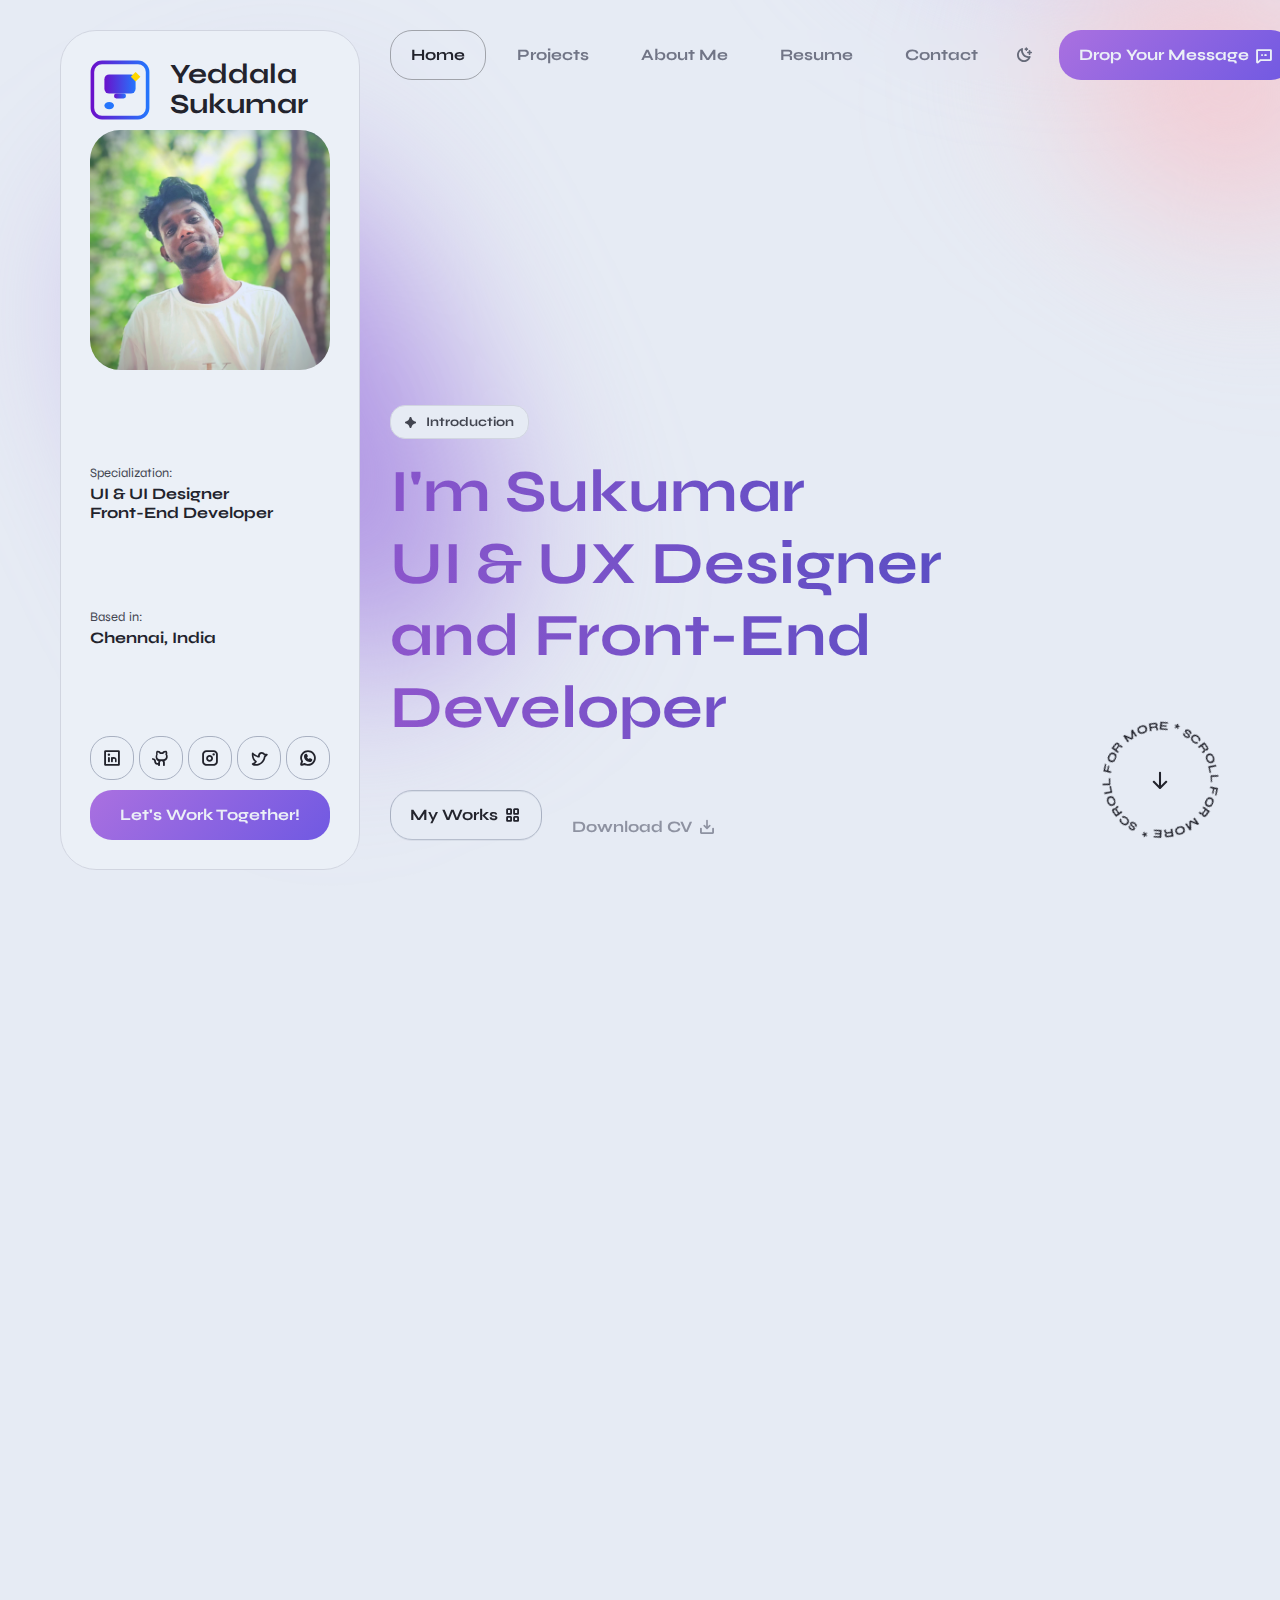
<file: index.html>
<!DOCTYPE html>
<html lang="en" dir="ltr">

  <head>
    <meta charset="UTF-8">

    <!-- Page Title -->
    <title>Sukumar Portfolio</title>


    <!-- Viewport Meta-->
    <meta http-equiv="X-UA-Compatible" content="IE=edge">
    <meta name="viewport" content="width=device-width, initial-scale=1, maximum-scale=1">

   

    <!-- Template Styles Start -->
    <link rel="stylesheet" href="css/loaders/loader.css">
    <link rel="stylesheet" type="text/css" href="css/plugins.css">
    <link rel="stylesheet" type="text/css" href="css/main.css">
    <!-- Template Styles End -->

    <!-- Custom Browser Color Start -->
    <meta name="theme-color" media="(prefers-color-scheme: light)" content="#dcdce7">
    <meta name="theme-color" media="(prefers-color-scheme: dark)" content="#111111">
    <meta name="msapplication-navbutton-color" content="#111111">
    <meta name="apple-mobile-web-app-capable" content="yes">
    <meta name="apple-mobile-web-app-status-bar-style" content="black-translucent">
    <!-- Custom Browser Color End -->
  </head>

  <body>

    <!-- Loader Start -->
    <div id="loader" class="loader">
      <div id="loaderContent" class="loader__content">
        <div class="loader__shadow"></div>
        <div class="loader__box"></div>
      </div>
    </div>
    <!-- Loader End -->

    <!-- Header Start -->
    <header id="header" class="header d-flex justify-content-between">

      <!-- Navigation Menu Start -->
      <div class="header__navigation">
        <nav id="menu" class="menu">
          <ul class="menu__list d-flex justify-content-start">
            <li class="menu__item">
              <a class="menu__link btn" href="#home">
                <span class="menu__caption">Home</span>
                <i class="ph-bold ph-house-simple"></i>
              </a>
            </li>
            <li class="menu__item">
              <a class="menu__link btn" href="#portfolio">
                <span class="menu__caption">Projects</span>
                <i class="ph-bold ph-squares-four"></i>
              </a>
            </li>
            <li class="menu__item">
              <a class="menu__link btn" href="#about">
                <span class="menu__caption">About Me</span>
                <i class="ph-bold ph-user"></i>
              </a>
            </li>
            <li class="menu__item">
              <a class="menu__link btn" href="#resume">
                <span class="menu__caption">Resume</span>
                <i class="ph-bold ph-article"></i>
              </a>
            </li>
            <li class="menu__item">
              <a class="menu__link btn" href="#contact">
                <span class="menu__caption">Contact</span>
                <i class="ph-bold ph-envelope"></i>
              </a>
            </li>
          </ul>
        </nav>
      </div>
      <!-- Navigation Menu End -->

      <!-- Header Controls Start -->
      <div class="header__controls d-flex justify-content-end">
        <button id="color-switcher" class="color-switcher header__switcher btn" type="button" role="switch" aria-label="light/dark mode" aria-checked="true"></button>
        <a id="notify-trigger" class="header__trigger btn" href="#" onclick="openGmail();">
            <span class="trigger__caption">Drop Your Message</span>
            <i class="ph-bold ph-chat-dots"></i>
        </a>
    </div>
    
    <script>
        function openGmail() {
            window.open("https://mail.google.com/mail/?view=cm&fs=1&to=yeddala.sukumar@gmail.com&su=Message from your site", "_blank");
        }
    </script>
    
      <!-- Header Controls End -->

    </header>
    <!-- Header End -->

    <!-- Gradient Background Start -->
    <div class="gradient-background">
      <div class="blur"></div>
      <div class="blur"></div>
      <div class="blur"></div>
    </div>
    <!-- Gradient Background End -->

    <!-- Avatar Side Block Start -->
    <div id="avatar" class="avatar">
      <div class="avatar__container d-flex flex-column justify-content-lg-between">
        <!-- image and logo -->
        <div class="avatar__block">
          <div class="avatar__logo d-flex align-items-center">
            <div class="logo__image">
              <!-- Your Logo Here!!! -->
              <!--<img src="img/logo.svg" alt="Braxton - Personal Portfolio & Resume HTML Template Logo">-->
              <svg xmlns="http://www.w3.org/2000/svg" width="50" height="50" viewBox="0 0 50 50">
                <defs>
                  <linearGradient id="elegantGradient" x1="0%" y1="0%" x2="100%" y2="0%">
                    <stop offset="0%" style="stop-color:#6A11CB; stop-opacity:1"/> <!-- Purple -->
                    <stop offset="100%" style="stop-color:#2575FC; stop-opacity:1"/> <!-- Blue -->
                  </linearGradient>
                </defs>
                
                <!-- Square Border -->
                <rect x="2" y="2" width="46" height="46" rx="8" ry="8" fill="none" stroke="url(#elegantGradient)" stroke-width="3"/>
                
                <!-- Monitor Screen -->
                <rect x="12" y="12" width="26" height="16" rx="4" ry="4" fill="url(#elegantGradient)"/>
                
                <!-- Monitor Stand -->
                <rect x="20" y="28" width="10" height="4" rx="2" ry="2" fill="url(#elegantGradient)"/>
                
                <!-- Pen Tool -->
                <path d="M34,14 L38,10 L42,14 L38,18 Z" fill="#FFD700"/> <!-- Gold color for the pen -->
                
                <!-- Mouse -->
                <ellipse cx="16" cy="38" rx="4" ry="3" fill="#2575FC"/>
              </svg>
              
                <style type="text/css">
                  .gradient-fill {
                    fill: url(#gradientFill);
                  }
                </style>
                <g>
                  <linearGradient id="gradientFill" gradientUnits="userSpaceOnUse" x1="9.9604" y1="75.0338" x2="75.0387" y2="9.9555">
                    <stop  offset="0" style="stop-color:var(--accent)"/>
                    <stop  offset="1" style="stop-color:var(--secondary)"/>
                  </linearGradient>
                  <path class="gradient-fill" d="M51,0H34C15.2,0,0,15.2,0,34v17c0,14.3,8.9,26.6,21.4,31.6c0,0,0,0,0,0l0,0C25.3,84.1,29.5,85,34,85h17
                    c6,0,11.7-1.6,16.6-4.3c0.1-0.1,0.2-0.1,0.3-0.2C78.1,74.6,85,63.6,85,51V34C85,15.2,69.8,0,51,0z M83,51c0,10.7-5.3,20.2-13.4,26
                    v-2.5v-3.9h3.9v-3.9h-3.9v-3.9h3.9v-3.9h-3.9H67v-3.9V51h-3.9v3.9v3.9h2.6v3.9v3.9v3.9h-3.9h-3.9v3.9h3.9h3.9v3.9v1
                    C61.3,81.7,56.3,83,51,83H34c-4.5,0-8.7-0.9-12.6-2.6v-2v-3.9h3.9h3.9v-3.9h-3.9h-3.9v-3.9v-3.9v-3.9H24v-3.9V51h-3.9v3.9v3.9h-2.6
                    h-3.9v3.9h3.9v3.9h-3.9v3.9h3.9v3.9v3.9C8.2,72.8,2,62.6,2,51V34C2,16.4,16.4,2,34,2h17c17.6,0,32,14.4,32,32V51z M50.1,54.9H54
                    v3.9v3.9h-3.9v-3.9V54.9z M33.1,54.9H37v3.9v3.9h-3.9v-3.9V54.9z M27.9,51H24v-3.9v-3.9v-3.9h3.9v3.9v3.9V51z M31.8,39.3h-3.9v-3.9
                    h3.9V39.3z M31.8,43.2v-3.9h3.9v3.9H31.8z M63.1,47.1V51h-3.9v-3.9v-3.9v-3.9h3.9v3.9V47.1z M35.7,47.1v-3.9h3.9h3.9h3.9h3.9v3.9
                    h-3.9h-3.9h-3.9H35.7z M59.2,39.3h-3.9v-3.9h3.9V39.3z M55.3,43.2h-3.9v-3.9h3.9V43.2z"/>
                </g>
              </svg>
            </div>
            <div class="logo__caption">
              <p>Yeddala<br>Sukumar</p>
            </div>
          </div>
          <div class="avatar__image">
            <img src="img/avatars/profile.jpeg" alt="Braxton - Personal Portfolio & Resume HTML Template Avatar">
          </div>
        </div>
        <!-- data caption #1 -->
        <div class="avatar__block">
          <h6>
            <small class="top">Specialization:</small>
            UI & UI Designer<br>Front-End Developer
          </h6>
        </div>
        <!-- data caption #2 -->
        <div class="avatar__block">
          <h6>
            <small class="top">Based in:</small>
            Chennai, India
          </h6>
        </div>
        <!-- socials and CTA button -->
        <div class="avatar__block">
          <div class="avatar__socials">
            <ul class="socials-square d-flex justify-content-between">
              <li class="socials-square__item">
                <a class="socials-square__link btn" href="https://www.linkedin.com/in/yeddala-sukumar-52958b1ba/" target="_blank"><i class="ph-bold ph-linkedin-logo"></i></a>
              </li>
              <li class="socials-square__item">
                <a class="socials-square__link btn" href="https://github.com/yeddala-sukumar" target="_blank"><i class="ph-bold ph-github-logo"></i></a>
              </li>
              <li class="socials-square__item">
                <a class="socials-square__link btn" href="https://www.instagram.com/sukumaaaaar/" target="_blank"><i class="ph-bold ph-instagram-logo"></i></a>
              </li>
              <li class="socials-square__item">
                <a class="socials-square__link btn" href="https://x.com/sukumaaaaar" target="_blank"><i class="ph-bold ph-twitter-logo"></i></a>
              </li>
              <li class="socials-square__item">
                <a class="socials-square__link btn" href="https://wa.me/+918317647239" target="_blank"><i class="ph-bold ph-whatsapp-logo"></i>
                </a>
              </li>
            </ul>
          </div>
          <div class="avatar__btnholder">
            <a class="btn btn-default btn-fullwidth btn-hover btn-hover-accent" href="#contact" target="_blank">
              <span class="btn-caption">Let's Work Together!</span>
            </a>
          </div>
        </div>
      </div>
    </div>
    <!-- Avatar Side Block End -->

    <!-- Page Content Start -->
    <div id="content" class="content">
      <div class="content__wrapper">

        <!-- Intro Section Start -->
        <section id="home" class="main intro">

          <!-- Headline Start -->
          <div id="headline" class="headline d-flex align-items-start flex-column" data-speed="1">
            <p class="headline__subtitle animate-headline">
              <svg xmlns="http://www.w3.org/2000/svg" x="0px" y="0px" width="13px" height="13px" viewBox="0 0 13 13" fill="currentColor">
                <path fill="currentColor" d="M5.6,12.6c-0.5-0.8-0.7-2.4-1.7-3.5c-1-1-2.7-1.2-3.5-1.7C-0.1,7-0.1,6,0.4,5.6c0.8-0.5,2.3-0.6,3.5-1.8
                  C5,2.8,5.1,1.2,5.6,0.4C6-0.1,7-0.1,7.4,0.4c0.5,0.8,0.7,2.4,1.8,3.5c1.2,1.2,2.6,1.2,3.5,1.7c0.6,0.4,0.6,1.4,0,1.7
                  C11.8,7.9,10.2,8,9.1,9.1c-1,1-1.2,2.7-1.7,3.5C7,13.1,6,13.1,5.6,12.6z"/>
              </svg>
              <span>Introduction </span>
            </p>
            <h1 class="headline__title animate-headline">I'm  Sukumar<br>UI & UX Designer and Front-End Developer</h1>
            <div class="headline__btnholder d-flex flex-column flex-sm-row">
              <a class="btn mobile-vertical btn-default btn-hover btn-hover-accent-mobile animate-headline" href="#portfolio">
                <span class="btn-caption">My Works</span>
                <i class="ph-bold ph-squares-four"></i>
              </a>
              <a class="btn mobile-vertical btn-default btn-hover btn-hover-outline-mobile animate-headline" href="img/works/Security analyst.pdf">
                <span class="btn-caption">Download CV</span>
                <i class="ph-bold ph-download-simple"></i>
              </a>
            </div>
          </div>
          <!-- Headline End -->

          <!-- Scroll Button Start -->
          <div class="rotating-btn">
            <a href="#portfolio" class="rotating-btn__link slide-down">
              <!-- SVG rotating text -->
              <svg version="1.1" xmlns="http://www.w3.org/2000/svg" xmlns:xlink="http://www.w3.org/1999/xlink" x="0px" y="0px"
                viewBox="0 0 120 120" style="enable-background:new 0 0 120 120;" xml:space="preserve" 
                class="animate-rotation" data-value="360">
                <defs>
                  <path id="textPath" d="M110,59.5c0,27.6-22.4,50-50,50s-50-22.4-50-50s22.4-50,50-50S110,31.9,110,59.5z"/>
                </defs>
                <g>
                  <use xlink:href="#textPath" fill="none"></use>
                  <text>
                    <!-- button text here!!! -->
                    <textPath xlink:href="#textPath">Scroll for More * Scroll for More * </textPath>
                  </text>
                </g>
              </svg>
              <!-- arrow icon -->
              <i class="ph-bold ph-arrow-down"></i>
            </a>
          </div>
          <!-- Scroll Button End -->

        </section>
        <!-- Intro Section End -->

        <!-- Portfolio Section Start -->
        <section id="portfolio" class="inner inner-first portfolio">

          <!-- Content Block - H2 Section Title Start -->
          <div class="content__block section-grid-title">
            <p class="h2__subtitle animate-in-up">
              <svg xmlns="http://www.w3.org/2000/svg" x="0px" y="0px" width="13px" height="13px" viewBox="0 0 13 13" fill="currentColor">
                <path fill="currentColor" d="M5.6,12.6c-0.5-0.8-0.7-2.4-1.7-3.5c-1-1-2.7-1.2-3.5-1.7C-0.1,7-0.1,6,0.4,5.6c0.8-0.5,2.3-0.6,3.5-1.8
                  C5,2.8,5.1,1.2,5.6,0.4C6-0.1,7-0.1,7.4,0.4c0.5,0.8,0.7,2.4,1.8,3.5c1.2,1.2,2.6,1.2,3.5,1.7c0.6,0.4,0.6,1.4,0,1.7
                  C11.8,7.9,10.2,8,9.1,9.1c-1,1-1.2,2.7-1.7,3.5C7,13.1,6,13.1,5.6,12.6z"/>
              </svg>
              <span>Projects</span>
            </p>
            <h2 class="h2__title animate-in-up">Check out my featured projects</h2>
          </div>
          <!-- Content Block - H2 Section Title End -->

          <!-- Content Block - Works Gallery Start -->
          <div class="content__block grid-block">
            <div class="container-fluid px-0 inner__gallery">
              <div class="row gx-0 my-gallery" itemscope itemtype="http://schema.org/ImageGallery">
    
                <!-- Works Gallery Single Item Start -->
                <figure class="col-12 col-md-6 gallery__item grid-item animate-card-2" itemprop="associatedMedia" itemscope itemtype="http://schema.org/ImageObject">
                  <a href="img/works/1.jpeg" data-image="img/works/1.jpeg" class="gallery__link" itemprop="contentUrl" data-size="1400x1400">
                    <img src="img/works/1.jpeg" class="gallery__image" itemprop="thumbnail" alt="Image description">
                  </a>
                  <figcaption class="gallery__descr" itemprop="caption description">
                    <h5>GRW-us Web Application</h5>
                    <div class="card__tags d-flex flex-wrap">
                      <span class="rounded-tag opposite">HTML</span>
                      <span class="rounded-tag opposite">CSS</span>
                      <span class="rounded-tag opposite">JavaScript</span>
                      <span class="rounded-tag opposite">Bootstrap</span>
                    </div>
                    <p class="small">This is a Fashion and Grooming Web application for both mens and womens. <br><a href="https://grw-us.infinityfreeapp.com/?i=1">Check Out</a><br><a href="https://github.com/yeddala-sukumar/GRW-us-project">Source</a>
                    </p>
                  </figcaption>
                </figure>
                <!-- Works Gallery Single Item End -->
    
                <!-- Works Gallery Single Item Start -->
                <figure class="col-12 col-md-6 gallery__item grid-item animate-card-2" itemprop="associatedMedia" itemscope itemtype="http://schema.org/ImageObject">
                  <a href="img/works/app design.png" data-image="https://img.freepik.com/free-photo/marketing-creative-collage-with-phone_23-2149379900.jpg?t=st=1742485123~exp=1742488723~hmac=5ace71f0199d497cbbf7d152fe388cb0de998c0e45895b0632d3eb9b2a9845c8&w=826" class="gallery__link" itemprop="contentUrl" data-size="1400x1400">
                    <img src="img/works/800_w02-thumb.webp" class="gallery__image" itemprop="thumbnail" alt="Image description">
                  </a>
                  <figcaption class="gallery__descr opposite" itemprop="caption description">
                    <h5 class="opposite">Simple Mobile App Design</h5>
                    <div class="card__tags d-flex flex-wrap">
                      <span class="rounded-tag">UI Design</span>
                      <span class="rounded-tag">Penpot</span>
                    </div>
                    <p class="small">I had been Developed a small 32 pages of mobile application design using Penpot.<br><a href="https://design.penpot.app/#/view/f329de2c-67b1-801b-8005-b75376239dc8?page-id=43a47cf1-669c-80f7-8004-18ac2dc5a21a&section=interactions&index=0&share-id=f329de2c-67b1-801b-8005-bad7e97ddf96">Check Out</a>
                    </p>
                  </figcaption>
                </figure>
                <!-- Works Gallery Single Item End -->
    
                <!-- Works Gallery Single Item Start -->
                <figure class="col-12 col-md-6 gallery__item grid-item animate-card-2" itemprop="associatedMedia" itemscope itemtype="http://schema.org/ImageObject">
                  <a href="img/works/web design.webp" data-image="https://img.freepik.com/free-photo/web-design-website-coding-concept_53876-64988.jpg?t=st=1742485360~exp=1742488960~hmac=1bf9b2872402f282634ef7df4fa2ce9edcb1bec89b9a2388256878510b146498&w=826" class="gallery__link" itemprop="contentUrl" data-size="1400x1400">
                    <img src="img/works/2.webp" class="gallery__image" itemprop="thumbnail" alt="Image description">
                  </a>
                  <figcaption class="gallery__descr opposite" itemprop="caption description">
                    <h5 class="opposite">A gym Website Design</h5>
                    <div class="card__tags d-flex flex-wrap">
                      <span class="rounded-tag">UI Web Design</span>
                      <span class="rounded-tag">Figma</span>
                    </div>
                    <p class="small">I Designed a Web design for my gym client <br><a href="https://www.figma.com/proto/dTHDgGZVb04LKi7B7qGhDp/Gym-1?node-id=9-38&p=f&t=KCY23plDYK3yMP9G-1&scaling=min-zoom&content-scaling=fixed&page-id=0%3A1">Source</a>
                    </p>
                  </figcaption>
                </figure>
                <!-- Works Gallery Single Item End -->
    
                <!-- Works Gallery Single Item Start -->
                <figure class="col-12 col-md-6 gallery__item grid-item animate-card-2" itemprop="associatedMedia" itemscope itemtype="http://schema.org/ImageObject">
                  <a href="https://cdn.logojoy.com/wp-content/uploads/20240105143459/web-design-trends-header-2024.jpg" data-image="https://cdn.logojoy.com/wp-content/uploads/20240105143459/web-design-trends-header-2024.jpg" class="gallery__link" itemprop="contentUrl" data-size="1400x1400">
                    <img src="img/works/3.webp" class="gallery__image" itemprop="thumbnail" alt="Image description">
                  </a>
                  <figcaption class="gallery__descr " itemprop="caption description">
                    <h5>Wait for more Designs i'll Update soon</h5>
                    <div class="card__tags d-flex flex-wrap">
                      <span class="rounded-tag opposite">figma</span>
                      <span class="rounded-tag opposite">Penpot</span>
                    </div>
                    <p class="small">I'm working on some Designs and it will be updated soon.<br>
                    </p>
                  </figcaption>
                </figure>
                <!-- Works Gallery Single Item End -->
    
              </div>
            </div>
          </div>
          <!-- Content Block - Works Gallery End -->

        </section>
        <!-- Portfolio Section End -->

        <!-- About Section Start -->
        <section id="about" class="inner about">

          <!-- Content Block - H2 Section Title Start -->
          <div class="content__block section-grid-title">
            <p class="h2__subtitle animate-in-up">
              <svg xmlns="http://www.w3.org/2000/svg" x="0px" y="0px" width="13px" height="13px" viewBox="0 0 13 13" fill="currentColor">
                <path fill="currentColor" d="M5.6,12.6c-0.5-0.8-0.7-2.4-1.7-3.5c-1-1-2.7-1.2-3.5-1.7C-0.1,7-0.1,6,0.4,5.6c0.8-0.5,2.3-0.6,3.5-1.8
                  C5,2.8,5.1,1.2,5.6,0.4C6-0.1,7-0.1,7.4,0.4c0.5,0.8,0.7,2.4,1.8,3.5c1.2,1.2,2.6,1.2,3.5,1.7c0.6,0.4,0.6,1.4,0,1.7
                  C11.8,7.9,10.2,8,9.1,9.1c-1,1-1.2,2.7-1.7,3.5C7,13.1,6,13.1,5.6,12.6z"/>
              </svg>
              <span>About Me</span>
            </p>
            <h2 class="h2__title animate-in-up">"Problem Solving With Simple Design"</h2>
          </div>
          <!-- Content Block - H2 Section Title End -->

          <!-- Content Block - Achievements Start -->
          <div class="content__block grid-block">
            <div class="achievements d-flex flex-column flex-md-row align-items-md-stretch">
              <!-- achievements single item -->
            </div>
          </div>
          <!-- Content Block - Achievements End -->

          <!-- Content Block - About Me Data Start -->
          <div class="content__block grid-block block-large">
            <div class="container-fluid p-0">
              <div class="row g-0 justify-content-between">
                
                <!-- About Me Description Start -->
                <div class="col-12 col-xl-8 grid-item about-descr">
                  <p class="about-descr__text animate-in-up">
                    I'm a UI/UX Designer, Front-End Developer, and Security Analyst, blending creativity, technical expertise, and cybersecurity knowledge to craft high-quality digital experiences. My skills in UI/UX design enable me to create visually appealing, user-friendly interfaces that enhance engagement and accessibility. As a front-end developer, I specialize in building responsive and interactive web applications using modern technologies like HTML, CSS, JavaScript, and frameworks to ensure seamless performance across devices. Additionally, i'm proficiency in security analysis allows me to assess vulnerabilities, implement secure coding practices, and conduct penetration testing to safeguard applications from potential cyber threats.                  </p>
                  <p class="about-descr__text animate-in-up">
                    With a strong foundation in both design and development, I bring a unique perspective to web solutions, balancing aesthetics, functionality, and security. My ability to bridge the gap between user experience, front-end performance, and cybersecurity ensures that the applications i build are not only visually appealing and efficient but also highly secure. Whether designing intuitive user interfaces, developing high-performance web applications, or securing digital assets against cyber threats, I'm are committed to delivering seamless and protected user experiences.                  </p>
                  <div class="btn-group about-descr__btnholder animate-in-up">
                    <a class="btn mobile-vertical btn-default btn-hover btn-hover-accent" href="img/works/Security analyst.pdf">
                      <span class="btn-caption">Download CV</span>
                      <i class="ph-bold ph-download-simple"></i>
                    </a>
                  </div>
                </div>
                <!-- About Me Description End -->
      
                <!-- About Me Information Start -->
                <div class="col-12 col-xl-4 grid-item about-info">
                  <div class="about-info__item animate-in-up">
                    <h6>
                      <small class="top">Name</small>
                      Yeddala Sukumar
                    </h6>
                  </div>
                  <div class="about-info__item animate-in-up">
                    <h6>
                      <small class="top">Phone</small>
                      <a class="text-link-bold" href="tel:+918317647239">+91 8317647239</a>
                    </h6>
                  </div>
                  <div class="about-info__item animate-in-up">
                    <h6>
                      <small class="top">Email</small>
                      <a class="text-link-bold" href="#" onclick="openGmail();">yeddala.sukumar@gmail.com</a>
                    </h6>
                  </div>
                  <script>
                    function openGmail() {
                        window.open("https://mail.google.com/mail/?view=cm&fs=1&to=yeddala.sukumar@gmail.com&su=Message from your site", "_blank");
                    }
                </script>
                
                  <div class="about-info__item animate-in-up">
                    <h6>
                      <small class="top">Location</small>
                      <a class="text-link-bold" href="https://maps.app.goo.gl/qZRUBvP4L5X2ZLoJA" target="_blank">Chennai, India</a>
                    </h6>
                  </div>
                </div>
                <!-- About Me Information End -->
      
              </div>
            </div>
          </div>
          <!-- Content Block - About Me Data End -->

          <!-- Content Block - Services Start -->
          <div class="content__block section-grid-title">
            <p class="h2__subtitle animate-in-up">
              <svg xmlns="http://www.w3.org/2000/svg" x="0px" y="0px" width="13px" height="13px" viewBox="0 0 13 13" fill="currentColor">
                <path fill="currentColor" d="M5.6,12.6c-0.5-0.8-0.7-2.4-1.7-3.5c-1-1-2.7-1.2-3.5-1.7C-0.1,7-0.1,6,0.4,5.6c0.8-0.5,2.3-0.6,3.5-1.8
                  C5,2.8,5.1,1.2,5.6,0.4C6-0.1,7-0.1,7.4,0.4c0.5,0.8,0.7,2.4,1.8,3.5c1.2,1.2,2.6,1.2,3.5,1.7c0.6,0.4,0.6,1.4,0,1.7
                  C11.8,7.9,10.2,8,9.1,9.1c-1,1-1.2,2.7-1.7,3.5C7,13.1,6,13.1,5.6,12.6z"/>
              </svg>
              <span>My Services</span>
            </p>
          </div>
          <div class="content__block grid-block">
            <div class="container-fluid p-0">
              <div class="row g-0 align-items-stretch cards">
                <!-- services cards grid single item -->
                <div class="col-12 col-md-6 cards__item grid-item animate-card-2">
                  <div class="cards__card d-flex flex-column">
                    <div class="cards__descr">
                      <h4 class="cards__title animate-in-up">UI & UI<br>Designing</h4>
                      <div class="cards__tags d-flex flex-wrap animate-in-up">
                        <span class="rounded-tag tag-outline">Web Designs</span>
                        <span class="rounded-tag tag-outline">App Designs</span>
                      </div>
                      <p class="small cards__text animate-in-up">I'm Capable of  Figma, Penpot, Canva and More... </p>
                    </div>
                    <div class="cards__image d-flex animate-in-up">
                      <img src="img/services/1.png" alt="Service/Feature Image">
                    </div>
                  </div>
                </div>
                <!-- services grid cards single item -->
                <div class="col-12 col-md-6 cards__item grid-item animate-card-2">
                  <div class="cards__card d-flex flex-column">
                    <div class="cards__descr">
                      <h4 class="cards__title animate-in-up">Front-End Developer</h4>
                      <div class="cards__tags d-flex flex-wrap animate-in-up">
                        <span class="rounded-tag tag-outline">Website Development</span>
                        <span class="rounded-tag tag-outline">Database Management</span>
                      </div>
                      <p class="small cards__text animate-in-up">I'm Capable of HTML, CSS, Java Script and More.... 
                      </p> 
                    </div>
                    <div class="cards__image d-flex animate-in-up">
                      <img src="img/services/2.png" alt="Service/Feature Image">
                    </div>
                  </div>
                </div>
                <!-- services grid cards single item -->
                <div class="col-12 col-md-6 cards__item grid-item animate-card-2">
                  <div class="cards__card d-flex flex-column">
                    <div class="cards__descr">
                      <h4 class="cards__title animate-in-up">Security Analyst</h4>
                      <div class="cards__tags d-flex flex-wrap animate-in-up">
                        <span class="rounded-tag tag-outline">Threat Intelligence</span>
                        <span class="rounded-tag tag-outline">Threat Analysis</span>
                      </div>
                      <p class="small cards__text animate-in-up">I'm Capable of Threat Monitoring & Incident Response, Vulnerability Assessments ,Threat Intelligence Gathering,Known Mitre ATT&ck,NIST,CIS Frameworks, Security Policies, Endpoints and More...
                      </p>
                    </div>
                    <div class="cards__image d-flex">
                      <img src="img/services/3.png" alt="Service/Feature Image">
                    </div>
                  </div>
                </div>
                <!-- services grid cards single item -->
                <div class="col-12 col-md-6 cards__item grid-item animate-card-2">
                  <div class="cards__card d-flex flex-column">
                    <div class="cards__descr">
                      <h4 class="cards__title animate-in-up">Jr. Penetration Tester</h4>
                      <div class="cards__tags d-flex flex-wrap animate-in-up">
                        <span class="rounded-tag tag-outline">Black-Box Testing</span>
                        <span class="rounded-tag tag-outline">OWASP TOP 10</span>
                      </div>
                      <p class="small cards__text animate-in-up">I'm Capable of Vulnerability Assessments & Penetration Testing, Report Writting & Documentation, OSIANT & Reconnaissance and More...
                      </p>
                    </div>
                    <div class="cards__image d-flex animate-in-up">
                      <img src="img/services/4.png" alt="Service/Feature Image">
                    </div>
                  </div>
                </div>
    
              </div>
            </div>
          </div>
          <!-- Content Block - Services End -->

        </section>
        <!-- About Section End -->

        <!-- Resume Section Start -->
        <section id="resume" class="inner resume">

          <!-- Content Block - H2 Section Title Start -->
          <div class="content__block block-large">
            <p class="h2__subtitle animate-in-up">
              <svg xmlns="http://www.w3.org/2000/svg" x="0px" y="0px" width="13px" height="13px" viewBox="0 0 13 13" fill="currentColor">
                <path fill="currentColor" d="M5.6,12.6c-0.5-0.8-0.7-2.4-1.7-3.5c-1-1-2.7-1.2-3.5-1.7C-0.1,7-0.1,6,0.4,5.6c0.8-0.5,2.3-0.6,3.5-1.8
                  C5,2.8,5.1,1.2,5.6,0.4C6-0.1,7-0.1,7.4,0.4c0.5,0.8,0.7,2.4,1.8,3.5c1.2,1.2,2.6,1.2,3.5,1.7c0.6,0.4,0.6,1.4,0,1.7
                  C11.8,7.9,10.2,8,9.1,9.1c-1,1-1.2,2.7-1.7,3.5C7,13.1,6,13.1,5.6,12.6z"/>
              </svg>
              <span>Resume</span>
            </p>
            <h2 class="h2__title animate-in-up">Education and practical experience</h2>
            <p class="h2__text animate-in-up">
              I am a passionate and versatile professional with a strong foundation in UI/UX design, frontend development, and cybersecurity. With over 6 years of technical education and hands-on experience, I have cultivated a unique skill set that bridges creativity, functionality, and security. My journey began from scratch, and through continuous learning, I have mastered the art of designing intuitive user interfaces, developing robust frontend solutions, and ensuring secure systems.

            </div>
          <!-- Content Block - H2 Section Title End -->

          <!-- Content Block - Education Start -->
          <div class="content__block block-large">

            <!-- H3 Block Start -->
            <div class="section-h3">
              <h3 class="h3__title animate-in-up">My education</h3>
            </div>
            <!-- H3 Block End -->

            <!-- Education Lines Start -->
            <div class="container-fluid p-0 resume-lines">
              <!-- education single item -->
              <div class="row g-0 resume-lines__item animate-in-up">
                <div class="col-12 col-md-2">
                  <span class="resume-lines__date animate-in-up">2017 - 2018</span>
                </div>
                <div class="col-12 col-md-5">
                  <h5 class="resume-lines__title animate-in-up">Secondary Certification</h5>
                  <p class="resume-lines__source animate-in-up">Done at
                    <a  class="text-link-bold" target="_blank">ZPH Govermant Boys High School</a>
                  </p>
                </div>
                <div class="col-12 col-md-5">
                  <p class="small resume-lines__descr animate-in-up">Intensive Critical thinkng and problem solving.</p>
                </div>
              </div>
              <!-- education single item -->
              <div class="row g-0 resume-lines__item animate-in-up">
                <div class="col-12 col-md-2">
                  <span class="resume-lines__date animate-in-up">2018 - 2021</span>
                </div>
                <div class="col-12 col-md-5">
                  <h5 class="resume-lines__title animate-in-up">Computer Science</h5>
                  <p class="resume-lines__source animate-in-up">Done at
                    <a class="text-link-bold" target="_blank">Nuzvid Polytechnic Collage</a>
                  </p>
                </div>
                <div class="col-12 col-md-5">
                  <p class="small resume-lines__descr animate-in-up">Developed proper Web Development and Fundamentals of Computers along with Networking.</p>
                </div>
              </div>
              <!-- education single item -->
              <div class="row g-0 resume-lines__item animate-in-up">
                <div class="col-12 col-md-2">
                  <span class="resume-lines__date animate-in-up">2022 - 2025</span>
                </div>
                <div class="col-12 col-md-5">
                  <h5 class="resume-lines__title animate-in-up">Cyber Security</h5>
                  <p class="resume-lines__source animate-in-up"> Pursing at
                    <a class="text-link-bold" target="_blank">Sree Vidyanikethan Engineering Collage</a>
                  </p>
                </div>
                <div class="col-12 col-md-5">
                  <p class="small resume-lines__descr animate-in-up">Learn Security Asspects like Cryptography, Attacks, Defending, Networking and more.</p>
                </div>
              </div>
            </div>
            <!-- Education Lines End -->

          </div>
          <!-- Content Block - Education End -->

          <!-- Content Block - Experience Start -->
          <div class="content__block block-large">

            <!-- H3 Block Start -->
            <div class="section-h3">
              <h3 class="h3__title animate-in-up">Work experience</h3>
            </div>
            <!-- H3 Block End -->

            <!-- Experience Lines Start -->
            <div class="container-fluid p-0 resume-lines">
              <!-- experience single item -->
              <div class="row g-0 resume-lines__item animate-in-up">
                <div class="col-12 col-md-2">
                  <span class="resume-lines__date animate-in-up">01/2021 - 07/2021</span>
                </div>
                <div class="col-12 col-md-5">
                  <h5 class="resume-lines__title animate-in-up">Java FullStack Developer</h5>
                  <p class="resume-lines__source animate-in-up">at
                    <a  class="text-link-bold" target="_blank">CDST INFORMATICS(P) CENTRE</a>
                   
                  </p>
                </div>
                <div class="col-12 col-md-5">
                  <p class="small resume-lines__descr animate-in-up">Learn Java and Databases Development and Management.</p>
                </div>
              </div>
              <!-- experience single item -->
              <div class="row g-0 resume-lines__item animate-in-up">
                <div class="col-12 col-md-2">
                  <span class="resume-lines__date animate-in-up">05/2023 - 07/2023</span>
                </div>
                <div class="col-12 col-md-5">
                  <h5 class="resume-lines__title animate-in-up">Salesforce Developer Intern</h5>
                  <p class="resume-lines__source animate-in-up">at 
                    <a  class="text-link-bold" target="_blank">Smart Internz</a>
                    
                  </p>
                </div>
                <div class="col-12 col-md-5">
                  <p class="small resume-lines__descr animate-in-up">My work is to learn Apex programming language and Testing with Apex. </p>
                </div>
              </div>
             
            </div>
            <!-- Experience Lines End -->

          </div>
          <!-- Content Block - Experience End -->

          <!-- Content Block - H3 Block Start -->
          <div class="content__block">
            <div class="section-h3 section-h3-grid">
              <h3 class="h3__title animate-in-up">Resources I Utilize
              </h3>
            </div>
          </div>
          <!-- Content Block - H3 Block End -->

          <!-- Content Block - Tools List Start -->
          <div class="content__block grid-block block-large">
            <!-- Tools List Start -->
            <div class="tools-cards d-flex justify-content-start flex-wrap">
              <!-- tools simgle item -->
              <div class="tools-cards__item d-flex grid-item-s animate-card-5">
                <div class="tools-cards__card">
                  <img class="tools-cards__icon animate-in-up" src="img/icons/burp.png" alt="Tools Icon">
                  <h6 class="tools-cards__caption animate-in-up">BurpSuite</h6>
                </div>    
              </div>
               <!-- tools simgle item -->
               <div class="tools-cards__item d-flex grid-item-s animate-card-5">
                <div class="tools-cards__card">
                  <img class="tools-cards__icon animate-in-up" src="img/icons/nmap.png" alt="Tools Icon">
                  <h6 class="tools-cards__caption animate-in-up">Nmap</h6>
                </div>    
              </div> <!-- tools simgle item -->
              <div class="tools-cards__item d-flex grid-item-s animate-card-5">
                <div class="tools-cards__card">
                  <img class="tools-cards__icon animate-in-up" src="img/icons/metasploit.png" alt="Tools Icon">
                  <h6 class="tools-cards__caption animate-in-up">Metasploit</h6>
                </div>    
              </div> <!-- tools simgle item -->
              <div class="tools-cards__item d-flex grid-item-s animate-card-5">
                <div class="tools-cards__card">
                  <img class="tools-cards__icon animate-in-up" src="img/icons/Fire.png" alt="Tools Icon">
                  <h6 class="tools-cards__caption animate-in-up">Canva</h6>
                </div>    
              </div> <!-- tools simgle item -->
              <div class="tools-cards__item d-flex grid-item-s animate-card-5">
                <div class="tools-cards__card">
                  <img class="tools-cards__icon animate-in-up" src="img/icons/penpot.svg" alt="Tools Icon">
                  <h6 class="tools-cards__caption animate-in-up">Penpot</h6>
                </div>    
              </div>
              <!-- tools simgle item -->
              <div class="tools-cards__item d-flex grid-item-s animate-card-5">
                <div class="tools-cards__card">
                  <img class="tools-cards__icon animate-in-up" src="img/icons/icon-figma.svg" alt="Tools Icon">
                  <h6 class="tools-cards__caption animate-in-up">Figma</h6>
                </div>
              </div>
              <!-- tools simgle item -->
              <div class="tools-cards__item d-flex grid-item-s animate-card-5">
                <div class="tools-cards__card">
                  <img class="tools-cards__icon animate-in-up" src="img/icons/bash.png" alt="Tools Icon">
                  <h6 class="tools-cards__caption animate-in-up">Bash</h6>
                </div>
              
              </div>
              <!-- tools simgle item -->
              <div class="tools-cards__item d-flex grid-item-s animate-card-5">
                <div class="tools-cards__card">
                  <img class="tools-cards__icon animate-in-up" src="img/icons/auto.svg" alt="Tools Icon">
                  <h6 class="tools-cards__caption animate-in-up">Autopsy</h6>
                </div>
              </div>
              <!-- tools simgle item -->
              <div class="tools-cards__item d-flex grid-item-s animate-card-5">
                <div class="tools-cards__card">
                  <img class="tools-cards__icon animate-in-up" src="img/icons/icons8-kali-linux-color/icons8-kali-linux-144.png" alt="Tools Icon">
                  <h6 class="tools-cards__caption animate-in-up">Kali Linux</h6>
                </div>
              </div>
              <!-- tools simgle item -->
              <div class="tools-cards__item d-flex grid-item-s animate-card-5">
                <div class="tools-cards__card">
                  <img class="tools-cards__icon animate-in-up" src="img/icons/icon-html.svg" alt="Tools Icon">
                  <h6 class="tools-cards__caption animate-in-up">HTML5</h6>
                </div>
              </div>
              <!-- tools simgle item -->
              <div class="tools-cards__item d-flex grid-item-s animate-card-5">
                <div class="tools-cards__card">
                  <img class="tools-cards__icon animate-in-up" src="img/icons/icon-css.svg" alt="Tools Icon">
                  <h6 class="tools-cards__caption animate-in-up">CSS3</h6>
                </div>
              </div>
              
              <!-- tools simgle item -->
              <div class="tools-cards__item d-flex grid-item-s animate-card-5">
                <div class="tools-cards__card">
                  <svg class="tools-cards__icon animate-in-up" width="80" height="80" viewBox="0 0 256 256" xmlns="http://www.w3.org/2000/svg">
                      <rect width="256" height="256" rx="20" fill="#F7DF1E"/>
                      <path d="M67.8 213.5l19.3-11.7c3.7 6.6 7 12.1 15 12.1 7.7 0 12.5-3 12.5-14.7v-79h24v79.3c0 24.8-14.5 36.1-35.6 36.1-19.1 0-31.1-9-35.2-22zM151 211.4l19.3-11.2c5.1 8.3 11.7 14.5 23.5 14.5 9.9 0 16.3-5 16.3-12 0-8.3-6.6-11.3-17.8-16.2l-6.1-2.6c-17.5-7.4-29.2-16.7-29.2-36.3 0-18 13.7-31.7 35.1-31.7 15.3 0 26.3 5.3 34.2 19.1l-18.7 12c-4.1-7.4-8.5-10.3-15.5-10.3-7.1 0-11.6 4.5-11.6 10.3 0 7.2 4.5 10.1 14.9 14.5l6.1 2.6c20.8 9 32.5 18.1 32.5 38.7 0 22.2-17.4 34.3-40.8 34.3-22.8 0-37.7-10.9-44.5-25.5z" fill="black"/>
                  </svg>
                  <h6 class="tools-cards__caption animate-in-up">JavaScript</h6>
              </div>
              </div>
              <div class="tools-cards__item d-flex grid-item-s animate-card-5">
                <div class="tools-cards__card">
                  <img class="tools-cards__icon animate-in-up" src="img/icons/splunk .png" alt="Tools Icon">
                  <h6 class="tools-cards__caption animate-in-up">Splunk Enterprise</h6>
                </div>                                
              </div>
              <div class="tools-cards__item d-flex grid-item-s animate-card-5">
                <div class="tools-cards__card">
                  <img class="tools-cards__icon animate-in-up" src="img/icons/py.png" alt="Tools Icon">
                  <h6 class="tools-cards__caption animate-in-up">Python</h6>
                </div>

            </div>
            <div class="tools-cards__item d-flex grid-item-s animate-card-5">
              <div class="tools-cards__card">
                <img class="tools-cards__icon animate-in-up" src="img/icons/java.png" alt="Tools Icon">
                <h6 class="tools-cards__caption animate-in-up">Java</h6>
              </div>
              
            <!-- Tools List End -->
          </div>
                      
    

        <!-- Contact Section Start -->
        <section id="contact" class="inner contact">

          <!-- Content Block - H2 Section Title Start -->
          <div class="content__block section-title">
            <p class="h2__subtitle  animate-in-up">
              <svg xmlns="http://www.w3.org/2000/svg" x="0px" y="0px" width="13px" height="13px" viewBox="0 0 13 13" fill="currentColor">
                <path fill="currentColor" d="M5.6,12.6c-0.5-0.8-0.7-2.4-1.7-3.5c-1-1-2.7-1.2-3.5-1.7C-0.1,7-0.1,6,0.4,5.6c0.8-0.5,2.3-0.6,3.5-1.8
                  C5,2.8,5.1,1.2,5.6,0.4C6-0.1,7-0.1,7.4,0.4c0.5,0.8,0.7,2.4,1.8,3.5c1.2,1.2,2.6,1.2,3.5,1.7c0.6,0.4,0.6,1.4,0,1.7
                  C11.8,7.9,10.2,8,9.1,9.1c-1,1-1.2,2.7-1.7,3.5C7,13.1,6,13.1,5.6,12.6z"/>
              </svg>
              <span>Contact</span>
            </p>
            <h2 class="h2__title  animate-in-up">Let's make something awesome together!</h2>
          </div>
          <!-- Content Block - H2 Section Title End -->

          <!-- Content Block - Contact Form Start -->
          <div class="content__block grid-block block-grid-large">
            <div class="form-container">

              <!-- Reply Messages Start -->
              <div class="form__reply centered text-center">
                <i class="ph-bold ph-smiley reply__icon"></i>
                <p class="reply__title">Done!</p>
                <span class="reply__text">Thanks for your message. I'll get back as soon as possible.</span>
              </div> 
              <!-- Reply Messages End -->

              <!-- Contact Form Start -->
              <form class="form contact-form" id="contact-form">
                <!-- Hidden Required Fields -->
                <input type="hidden" name="project_name" value="Starter Template">
                <input type="hidden" name="admin_email" value="support@mixdesign.club">
                <input type="hidden" name="form_subject" value="Contact Form Message">
                <!-- END Hidden Required Fields-->
                <div class="container-fluid p-0">
                  <div class="row gx-0">
                    <div class="col-12 col-md-6 form__item animate-in-up">
                      <input type="text" name="Name" placeholder="Your Name*" required>
                    </div>
                    <div class="col-12 col-md-6 form__item animate-in-up">
                      <input type="text" name="Company" placeholder="Company Name">
                    </div>
                    <div class="col-12 col-md-6 form__item animate-in-up">
                      <input type="email" name="E-mail" placeholder="Email Adress*" required>
                    </div>
                    <div class="col-12 col-md-6 form__item animate-in-up">
                      <input type="tel" name="Phone" placeholder="Phone Number*" required>
                    </div>
                    <div class="col-12 form__item animate-in-up">
                      <textarea name="Message" placeholder="A Few Words*" required></textarea>
                    </div>
                    <div class="col-12 form__item animate-in-up">
                      <button class="btn btn-default btn-hover btn-hover-accent" type="submit">
                        <span class="btn-caption">Send Message</span>
                        <i class="ph-bold ph-paper-plane-tilt"></i>
                      </button>
                    </div>
                  </div>
                </div>
              </form>
              <!-- Contact Form End -->

            </div>
          </div>
          <!-- Content Block - Contact Form End -->

          <!-- Content Block - Socials Cards Start -->
          <div class="content__block grid-block">
            <div class="socials-cards d-flex justify-content-start flex-wrap">
              <!-- socials item -->
              <div class="socials-cards__item d-flex grid-item-s animate-card-5">
                <div class="socials-cards__card">
                  <i class="ph-bold ph-linkedin-logo"></i>
                  <a class="socials-cards__link" href="https://www.linkedin.com/in/yeddala-sukumar-52958b1ba/" target="_blank"></a>
                </div>
              </div>
              <!-- socials item -->
              <div class="socials-cards__item d-flex grid-item-s animate-card-5">
                <div class="socials-cards__card">
                  <i class="ph-bold ph-github-logo"></i>
                  <a class="socials-cards__link" href="https://github.com/yeddala-sukumar"target="_blank"></a>
                </div>
              </div>
              <!-- socials item -->
              <div class="socials-cards__item d-flex grid-item-s animate-card-5">
                <div class="socials-cards__card">
                  <i class="ph-bold ph-instagram-logo"></i>
                  <a class="socials-cards__link" href="https://www.instagram.com/sukumaaaaar/" target="_blank"></a>
                </div>
              </div>
              <!-- socials item -->
              <div class="socials-cards__item d-flex grid-item-s animate-card-5">
                <div class="socials-cards__card">
                  <i class="ph-bold ph-twitter-logo"></i>
                  <a class="socials-cards__link" href="https://x.com/sukumaaaaar" target="_blank"></a>
                </div>
              </div>
              <!-- socials item -->
              <div class="socials-cards__item d-flex grid-item-s animate-card-5">
                <div class="socials-cards__card">
                  <i class="ph-bold ph-whatsapp-logo"></i>
                  <a class="socials-cards__link" href="https://wa.me/+918317647239" target="_blank"></a>
                </div>
              </div>
            </div>
          </div>
          <!-- Content Block - Socials Cards End -->

          <!-- Content Block - Teaser Start -->
          <div class="content__block">
            <div class="teaser">
              <p class="teaser__text animate-in-up">Want to know more about me, tell me 
                about your project or just to say hello? 
                <a class="text-link-bold" >Drop me a line</a> 
                and I'll get back 
                as soon as possible.
              </p>
            </div>
          </div>
          <!-- Content Block - Teaser End -->

          <!-- Content Block - Contact Data Start -->
          <div class="content__block">
            <div class="container-fluid p-0 contact-lines animate-in-up">
              <div class="row g-0 contact-lines__item">
                <!-- data item -->
                <div class="col-12 col-md-4 contact-lines__data">
                  <p class="contact-lines__title animate-in-up">Location</p>
                  <p class="contact-lines__text animate-in-up">
                    <a class="text-link-bold" href="https://www.google.com/maps/place/14.387182,80.038052/data=!4m6!3m5!1s0!7e2!8m2!3d14.387181799999999!4d80.0380524?utm_source=mstt_1&entry=gps&coh=192189&g_ep=CAESBjI1LjcuMhgAIPjADSp-LDk0MjI2MDQyLDk0MjQyNTIzLDk0MjIzMjk5LDk0MjE2NDEzLDk0MjEyNDk2LDk0MjYwMDM2LDk0MjA3Mzk0LDk0MjA3NTA2LDk0MjA4NTA2LDk0MjE3NTIzLDk0MjE4NjUzLDk0MjI5ODM5LDQ3MDg0MzkzLDk0MjEzMjAwQgJJTg%3D%3D" target="_blank">Chennai, India</a>
                  </p>
                </div>
                <!-- data item -->
                <div class="col-12 col-md-4 contact-lines__data">
                  <p class="contact-lines__title animate-in-up">Phone</p>
                  <p class="contact-lines__text animate-in-up">
                    <a class="text-link-bold" href="tel:+918317647239">+91 8317647239</a>
                  </p>
                </div>
                <!-- data item -->
                <div class="col-12 col-md-4 contact-lines__data">
                  <p class="contact-lines__title animate-in-up">Email</p>
                  <p class="contact-lines__text animate-in-up">
                    <a class="text-link-bold"  href="#" onclick="openGmail();">yeddala.sukumar@gmai.com</a>
                  </p>
                </div>

<script>
  function openGmail() {
      window.open("https://mail.google.com/mail/?view=cm&fs=1&to=yeddala.sukumar@gmail.com&su=Message from your site", "_blank");
  }
</script>
              </div>
            </div>
          </div>
          <!-- Content Block - Contact Data End -->

        </section>
        <!-- Contact Section End -->

      </div>
    </div>
    <!-- Page Content End -->

    <!-- Root element of PhotoSwipe. Must have class pswp. -->
    <div class="pswp" tabindex="-1" role="dialog" aria-hidden="true">

      <!-- Background of PhotoSwipe.
      It's a separate element, as animating opacity is faster than rgba(). -->
      <div class="pswp__bg"></div>

      <!-- Slides wrapper with overflow:hidden. -->
      <div class="pswp__scroll-wrap">

        <!-- Container that holds slides. PhotoSwipe keeps only 3 slides in DOM to save memory. -->
        <!-- don't modify these 3 pswp__item elements, data is added later on. -->
        <div class="pswp__container">
          <div class="pswp__item"></div>
          <div class="pswp__item"></div>
          <div class="pswp__item"></div>
        </div>

        <!-- Default (PhotoSwipeUI_Default) interface on top of sliding area. Can be changed. -->
        <div class="pswp__ui pswp__ui--hidden">

          <div class="pswp__top-bar">

            <!--  Controls are self-explanatory. Order can be changed. -->

            <div class="pswp__counter"></div>

            <button class="pswp__button pswp__button--close link-s" title="Close (Esc)"></button>

            <button class="pswp__button pswp__button--share link-s" title="Share"></button>

            <button class="pswp__button pswp__button--fs link-s" title="Toggle fullscreen"></button>

            <button class="pswp__button pswp__button--zoom link-s" title="Zoom in/out"></button>

            <!-- Preloader demo http://codepen.io/dimsemenov/pen/yyBWoR -->
            <!-- element will get class pswp__preloader-active when preloader is running -->
            <div class="pswp__preloader">
              <div class="pswp__preloader__icn">
                <div class="pswp__preloader__cut">
                  <div class="pswp__preloader__donut"></div>
                </div>
              </div>
            </div>
          </div>

            <div class="pswp__share-modal pswp__share-modal--hidden pswp__single-tap">
              <div class="pswp__share-tooltip"></div>
            </div>

            <button class="pswp__button pswp__button--arrow--left link-s" title="Previous (arrow left)"></button>

            <button class="pswp__button pswp__button--arrow--right link-s" title="Next (arrow right)"></button>

            <div class="pswp__caption">
              <div class="pswp__caption__center"></div>
            </div>

        </div>

      </div>

    </div>

    <!-- Load Scripts Start -->
    <script src="js/libs.min.js"></script>
    <script>
      const randomX = random(-400, 400);
      const randomY = random(-200, 200);
      const randomDelay = random(0, 50);
      const randomTime = random(20, 40);
      const randomTime2 = random(5, 12);
      const randomAngle = random(-30, 150);

      const blurs = gsap.utils.toArray(".blur");
      blurs.forEach((blur) => {
        gsap.set(blur, {
          x: randomX(-1),
          y: randomX(1),
          rotation: randomAngle(-1)
        });

        moveX(blur, 1);
        moveY(blur, -1);
        rotate(blur, 1);
      });

      function rotate(target, direction) {
        gsap.to(target, randomTime2(), {
          rotation: randomAngle(direction),
          ease: Sine.easeInOut,
          onComplete: rotate,
          onCompleteParams: [target, direction * -1]
        });
      }

      function moveX(target, direction) {
        gsap.to(target, randomTime(), {
          x: randomX(direction),
          ease: Sine.easeInOut,
          onComplete: moveX,
          onCompleteParams: [target, direction * -1]
        });
      }

      function moveY(target, direction) {
        gsap.to(target, randomTime(), {
          y: randomY(direction),
          ease: Sine.easeInOut,
          onComplete: moveY,
          onCompleteParams: [target, direction * -1]
        });
      }

      function random(min, max) {
        const delta = max - min;
        return (direction = 1) => (min + delta * Math.random()) * direction;
      }
    </script>
    <script src="js/app.js"></script>
    <script src="js/gallery-init.js"></script>
    <!-- Load Scripts End -->
    
  </body>

</html>
</file>
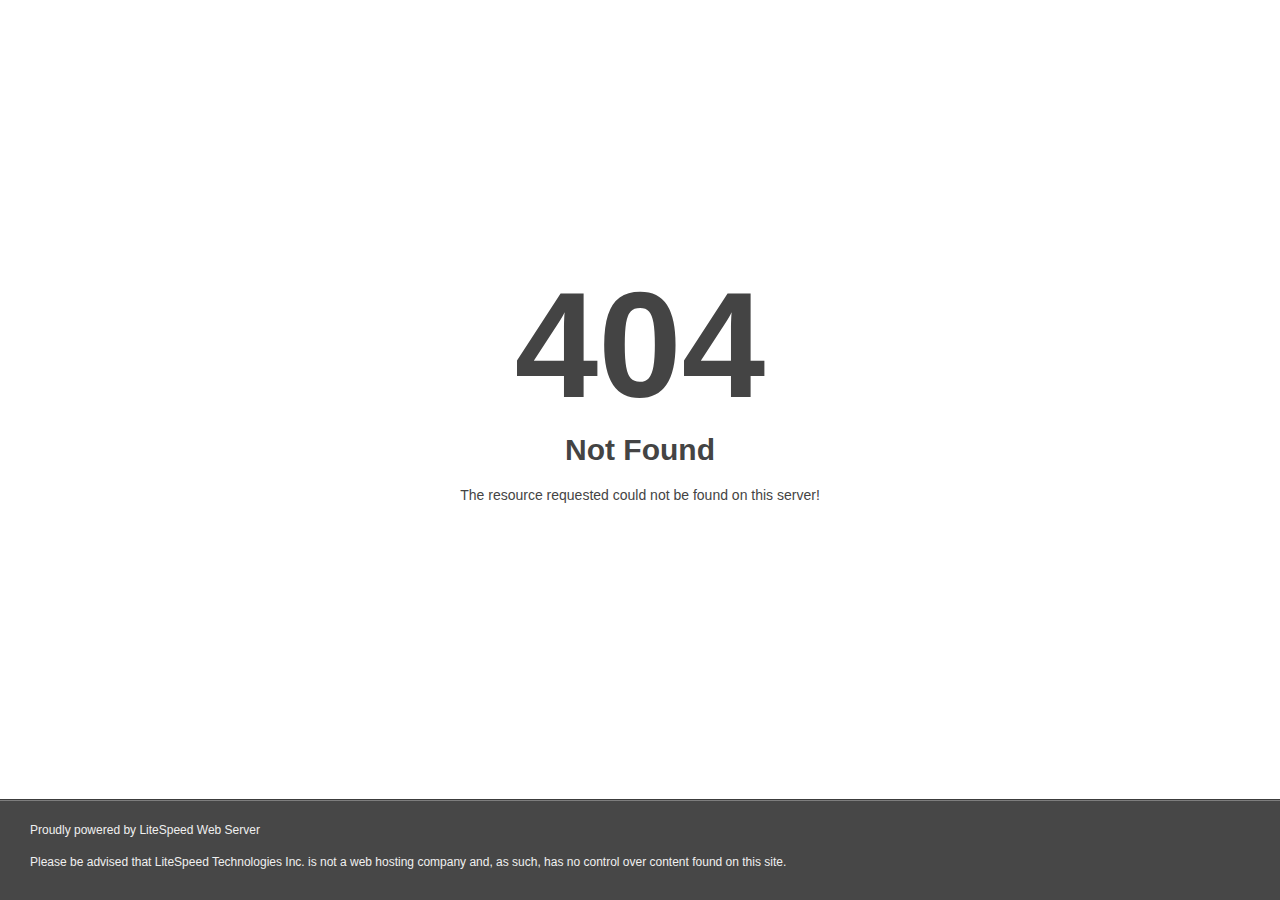
<file: img/preloader.html>
<!DOCTYPE html>
<html style="height:100%">
<head>
<meta name="viewport" content="width=device-width, initial-scale=1, shrink-to-fit=no" />
<title> 404 Not Found
</title><style>@media (prefers-color-scheme:dark){body{background-color:#000!important}}</style></head>
<body style="color: #444; margin:0;font: normal 14px/20px Arial, Helvetica, sans-serif; height:100%; background-color: #fff;">
<div style="height:auto; min-height:100%; ">     <div style="text-align: center; width:800px; margin-left: -400px; position:absolute; top: 30%; left:50%;">
        <h1 style="margin:0; font-size:150px; line-height:150px; font-weight:bold;">404</h1>
<h2 style="margin-top:20px;font-size: 30px;">Not Found
</h2>
<p>The resource requested could not be found on this server!</p>
</div></div><div style="color:#f0f0f0; font-size:12px;margin:auto;padding:0px 30px 0px 30px;position:relative;clear:both;height:100px;margin-top:-101px;background-color:#474747;border-top: 1px solid rgba(0,0,0,0.15);box-shadow: 0 1px 0 rgba(255, 255, 255, 0.3) inset;">
<br>Proudly powered by LiteSpeed Web Server<p>Please be advised that LiteSpeed Technologies Inc. is not a web hosting company and, as such, has no control over content found on this site.</p></div></body></html>
</file>
<file: css/loaders/loader.css>
/*! ------------------------------------------------
 * Project Name: Name: Braxton - Personal Portfolio & Resume HTML Template
 * Project Description: Show yourself brightly with Braxton - unique and creative portfolio and resume template!
 * Tags: mix_design, resume, portfolio, personal page, cv, template, one page, responsive, html5, css3, creative, clean 
 * Version: 1.0.0
 * Build Date: March 2024
 * Last Update: March 2024
 * This product is available exclusively on Themeforest
 * Author: mix_design
 * Author URI: https://themeforest.net/user/mix_design */
/*! File name: loader.css
 * ------------------------------------------------
 *
 * ------------------------------------------------
 * Table of Contents
 * ------------------------------------------------
 *  01. Loader Styles
 * ------------------------------------------------
 * Table of Contents End
 * ------------------------------------------------ */

 :root {
  --_size: 1.6rem;
  --_font-default: "Courier New", monospace; /* Monospace font for hacker theme */
  --_font-accent: "Courier New", monospace;
  --_radius-s: 1.5rem;
  --_radius-m: 2.2rem;
  --_radius-l: 3rem;
  --_radius-xl: 3.6rem;
  --_animspeed-fast: 0.1s;
  --_animspeed-medium: 0.3s;
  --_animspeed-slow: 0.6s;
  --_animbezier: cubic-bezier(0.23, 0.65, 0.74, 1.09);

  /* Hacker color scheme */
  --base--light: #000000; /* Dark background */
  --base-tint--light: #111111;
  --base-shade--light: #222222;
  --accent--light: #00ff00; /* Neon green */
  --secondary--light: #00cc00; /* Darker green */
  --secondary-rgba--light: rgba(0, 204, 0, 0.3);
  --stroke-controls--light: #00ff00;
  --stroke-controls-neutral--light: rgba(0, 255, 0, 0.3);
  --stroke-elements--light: #00cc00;
  --t-bright--light: #00ff00;
  --t-medium--light: #00cc00;
  --t-muted--light: #009900;
  --t-accent--light: #00ff00;
  --t-secondary--light: #00cc00;
  --t-disabled--light: #006600;
  --t-placeholder--light: #004400;
  --base-opp--light: #ffffff;
  --t-opp-bright--light: #00ff00;
  --t-opp-medium--light: #00cc00;
  --t-opp-muted--light: #009900;
  --gradient-one--light: #00ff00;
  --gradient-two--light: #00cc00;
  --gradient-three--light: #009900;

  /* Dark mode (same as light for consistency) */
  --base--dark: #000000;
  --base-tint--dark: #111111;
  --base-shade--dark: #222222;
  --accent--dark: #00ff00;
  --secondary--dark: #00cc00;
  --secondary-rgba--dark: rgba(0, 204, 0, 0.3);
  --stroke-controls--dark: #00ff00;
  --stroke-controls-neutral--dark: rgba(0, 255, 0, 0.3);
  --stroke-elements--dark: #00cc00;
  --t-bright--dark: #00ff00;
  --t-medium--dark: #00cc00;
  --t-muted--dark: #009900;
  --t-accent--dark: #00ff00;
  --t-secondary--dark: #00cc00;
  --t-disabled--dark: #006600;
  --t-placeholder--dark: #004400;
  --base-opp--dark: #ffffff;
  --t-opp-bright--dark: #00ff00;
  --t-opp-medium--dark: #00cc00;
  --t-opp-muted--dark: #009900;
  --gradient-one--dark: #00ff00;
  --gradient-two--dark: #00cc00;
  --gradient-three--dark: #009900;
}

/* Defaults */
@media (prefers-color-scheme: light) {
  :root {
    --base: var(--base--light);
    --base-tint: var(--base-tint--light);
    --base-shade: var(--base-shade--light);
    --accent: var(--accent--light);
    --secondary: var(--secondary--light);
    --secondary-rgba: var(--secondary-rgba--light);
    --stroke-controls: var(--stroke-controls--light);
    --stroke-controls-neutral: var(--stroke-controls-neutral--light);
    --stroke-elements: var(--stroke-elements--light);
    --t-bright: var(--t-bright--light);
    --t-medium: var(--t-medium--light);
    --t-muted: var(--t-muted--light);
    --t-accent: var(--t-accent--light);
    --t-secondary: var(--t-secondary--light);
    --t-disabled: var(--t-disabled--light);
    --t-placeholder: var(--t-placeholder--light);
    --base-opp: var(--base-opp--light);
    --t-opp-bright: var(--t-opp-bright--light);
    --t-opp-medium: var(--t-opp-medium--light);
    --t-opp-muted: var(--t-opp-muted--light);
    --gradient-one: var(--gradient-one--light);
    --gradient-two: var(--gradient-two--light);
    --gradient-three: var(--gradient-three--light);
  }
}

@media (prefers-color-scheme: dark) {
  :root {
    --base: var(--base--dark);
    --base-tint: var(--base-tint--dark);
    --base-shade: var(--base-shade--dark);
    --accent: var(--accent--dark);
    --secondary: var(--secondary--dark);
    --secondary-rgba: var(--secondary-rgba--dark);
    --stroke-controls: var(--stroke-controls--dark);
    --stroke-controls-neutral: var(--stroke-controls-neutral--dark);
    --stroke-elements: var(--stroke-elements--dark);
    --t-bright: var(--t-bright--dark);
    --t-medium: var(--t-medium--dark);
    --t-muted: var(--t-muted--dark);
    --t-accent: var(--t-accent--dark);
    --t-secondary: var(--t-secondary--dark);
    --t-disabled: var(--t-disabled--dark);
    --t-placeholder: var(--t-placeholder--dark);
    --base-opp: var(--base-opp--dark);
    --t-opp-bright: var(--t-opp-bright--dark);
    --t-opp-medium: var(--t-opp-medium--dark);
    --t-opp-muted: var(--t-opp-muted--dark);
    --gradient-one: var(--gradient-one--dark);
    --gradient-two: var(--gradient-two--dark);
    --gradient-three: var(--gradient-three--dark);
  }
}

[color-scheme=light] {
  --base: var(--base--light);
  --base-tint: var(--base-tint--light);
  --base-shade: var(--base-shade--light);
  --accent: var(--accent--light);
  --secondary: var(--secondary--light);
  --secondary-rgba: var(--secondary-rgba--light);
  --stroke-controls: var(--stroke-controls--light);
  --stroke-controls-neutral: var(--stroke-controls-neutral--light);
  --stroke-elements: var(--stroke-elements--light);
  --t-bright: var(--t-bright--light);
  --t-medium: var(--t-medium--light);
  --t-muted: var(--t-muted--light);
  --t-accent: var(--t-accent--light);
  --t-secondary: var(--t-secondary--light);
  --t-disabled: var(--t-disabled--light);
  --t-placeholder: var(--t-placeholder--light);
  --base-opp: var(--base-opp--light);
  --t-opp-bright: var(--t-opp-bright--light);
  --t-opp-medium: var(--t-opp-medium--light);
  --t-opp-muted: var(--t-opp-muted--light);
  --gradient-one: var(--gradient-one--light);
  --gradient-two: var(--gradient-two--light);
  --gradient-three: var(--gradient-three--light);
}

[color-scheme=dark] {
  --base: var(--base--dark);
  --base-tint: var(--base-tint--dark);
  --base-shade: var(--base-shade--dark);
  --accent: var(--accent--dark);
  --secondary: var(--secondary--dark);
  --secondary-rgba: var(--secondary-rgba--dark);
  --stroke-controls: var(--stroke-controls--dark);
  --stroke-controls-neutral: var(--stroke-controls-neutral--dark);
  --stroke-elements: var(--stroke-elements--dark);
  --t-bright: var(--t-bright--dark);
  --t-medium: var(--t-medium--dark);
  --t-muted: var(--t-muted--dark);
  --t-accent: var(--t-accent--dark);
  --t-secondary: var(--t-secondary--dark);
  --t-disabled: var(--t-disabled--dark);
  --t-placeholder: var(--t-placeholder--dark);
  --base-opp: var(--base-opp--dark);
  --t-opp-bright: var(--t-opp-bright--dark);
  --t-opp-medium: var(--t-opp-medium--dark);
  --t-opp-muted: var(--t-opp-muted--dark);
  --gradient-one: var(--gradient-one--dark);
  --gradient-two: var(--gradient-two--dark);
  --gradient-three: var(--gradient-three--dark);
}

/* ------------------------------------------------*/
/* Loader Styles Start */
/* ------------------------------------------------*/
.loader {
  position: fixed;
  top: 0;
  right: 0;
  bottom: 0;
  left: 0;
  z-index: 9999;
  background-color: var(--base-tint);
  opacity: 1;
  visibility: visible;
  -webkit-transition: all var(--_animspeed-slow) ease-in-out;
  -moz-transition: all var(--_animspeed-slow) ease-in-out;
  transition: all var(--_animspeed-slow) ease-in-out;
}
.loader.loaded {
  background-color: var(--base);
  opacity: 0;
  visibility: hidden;
}

.loader__content {
  position: absolute;
  left: 50%;
  top: 50%;
  bottom: auto;
  right: auto;
  -webkit-transform: translateX(-50%) translateY(-50%);
     -moz-transform: translateX(-50%) translateY(-50%);
      -ms-transform: translateX(-50%) translateY(-50%);
          transform: translateX(-50%) translateY(-50%);
  width: 40px;
  height: 60px;
  -webkit-transition: opacity var(--_animspeed-medium) ease-in-out;
  -moz-transition: opacity var(--_animspeed-medium) ease-in-out;
  transition: opacity var(--_animspeed-medium) ease-in-out;
  opacity: 1;
}
.loader__content.fade-out {
  opacity: 0;
}

.loader__box {
  width: 40px;
  height: 40px;
  background: var(--accent);
  background: -moz-linear-gradient(315deg, var(--accent) 0%, var(--secondary) 100%);
  background: linear-gradient(135deg, var(--accent) 0%, var(--secondary) 100%);
  -webkit-animation: glitch 0.5s linear infinite;
     -moz-animation: glitch 0.5s linear infinite;
          animation: glitch 0.5s linear infinite;
  -moz-border-radius: 10px;
       border-radius: 10px;
}

@-webkit-keyframes glitch {
  0%, 100% {
    transform: translate(0, 0);
  }
  25% {
    transform: translate(-2px, 2px);
  }
  50% {
    transform: translate(2px, -2px);
  }
  75% {
    transform: translate(-2px, -2px);
  }
}

@-moz-keyframes glitch {
  0%, 100% {
    transform: translate(0, 0);
  }
  25% {
    transform: translate(-2px, 2px);
  }
  50% {
    transform: translate(2px, -2px);
  }
  75% {
    transform: translate(-2px, -2px);
  }
}

@keyframes glitch {
  0%, 100% {
    transform: translate(0, 0);
  }
  25% {
    transform: translate(-2px, 2px);
  }
  50% {
    transform: translate(2px, -2px);
  }
  75% {
    transform: translate(-2px, -2px);
  }
}

.loader__shadow {
  width: 40px;
  height: 5px;
  background-color: var(--base-shade);
  position: absolute;
  top: 49px;
  left: 0;
  -moz-border-radius: 50%;
       border-radius: 50%;
  -webkit-animation: shadow 0.5s linear infinite;
     -moz-animation: shadow 0.5s linear infinite;
          animation: shadow 0.5s linear infinite;
}

@-webkit-keyframes shadow {
  50% {
    -webkit-transform: scale(1.2, 1);
            transform: scale(1.2, 1);
  }
}

@-moz-keyframes shadow {
  50% {
    -moz-transform: scale(1.2, 1);
         transform: scale(1.2, 1);
  }
}

@keyframes shadow {
  50% {
    -webkit-transform: scale(1.2, 1);
       -moz-transform: scale(1.2, 1);
            transform: scale(1.2, 1);
  }
}
/* ------------------------------------------------*/
/* Loader Styles End */
/* ------------------------------------------------*/
</file>
